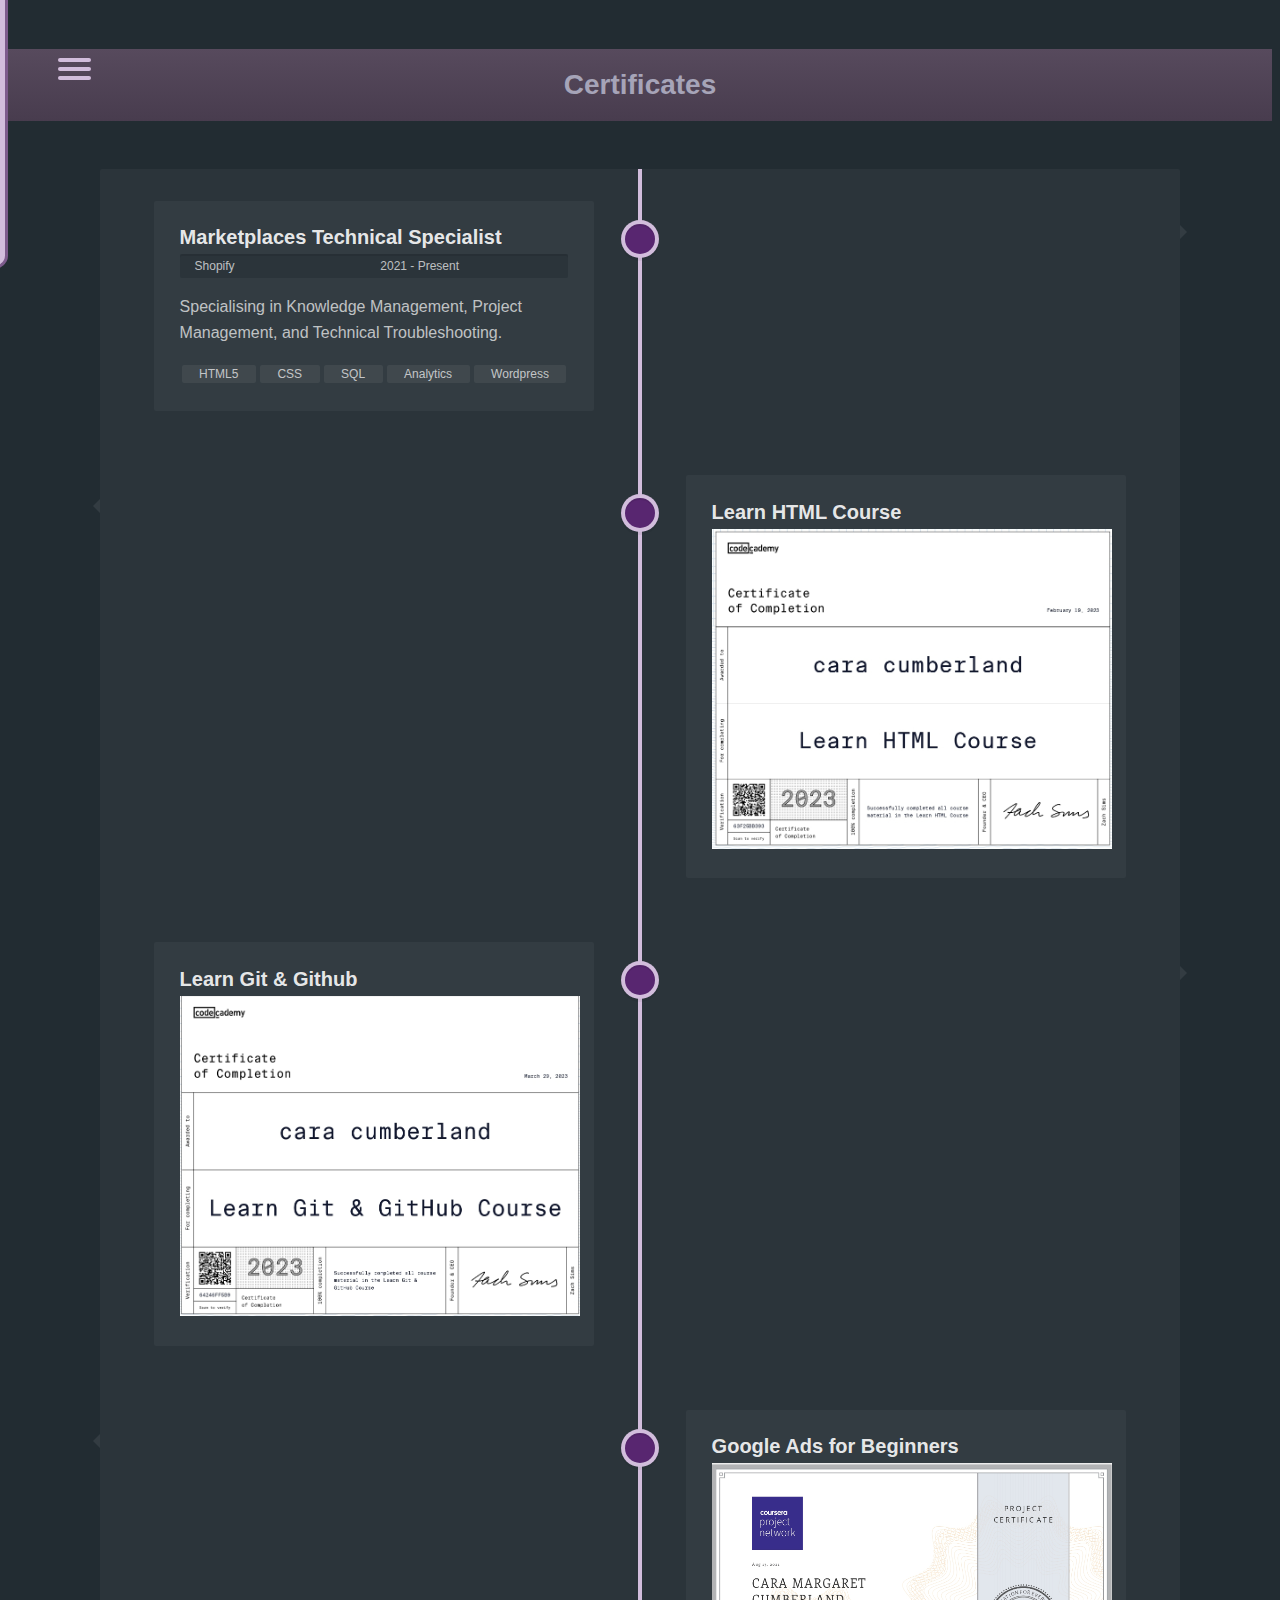
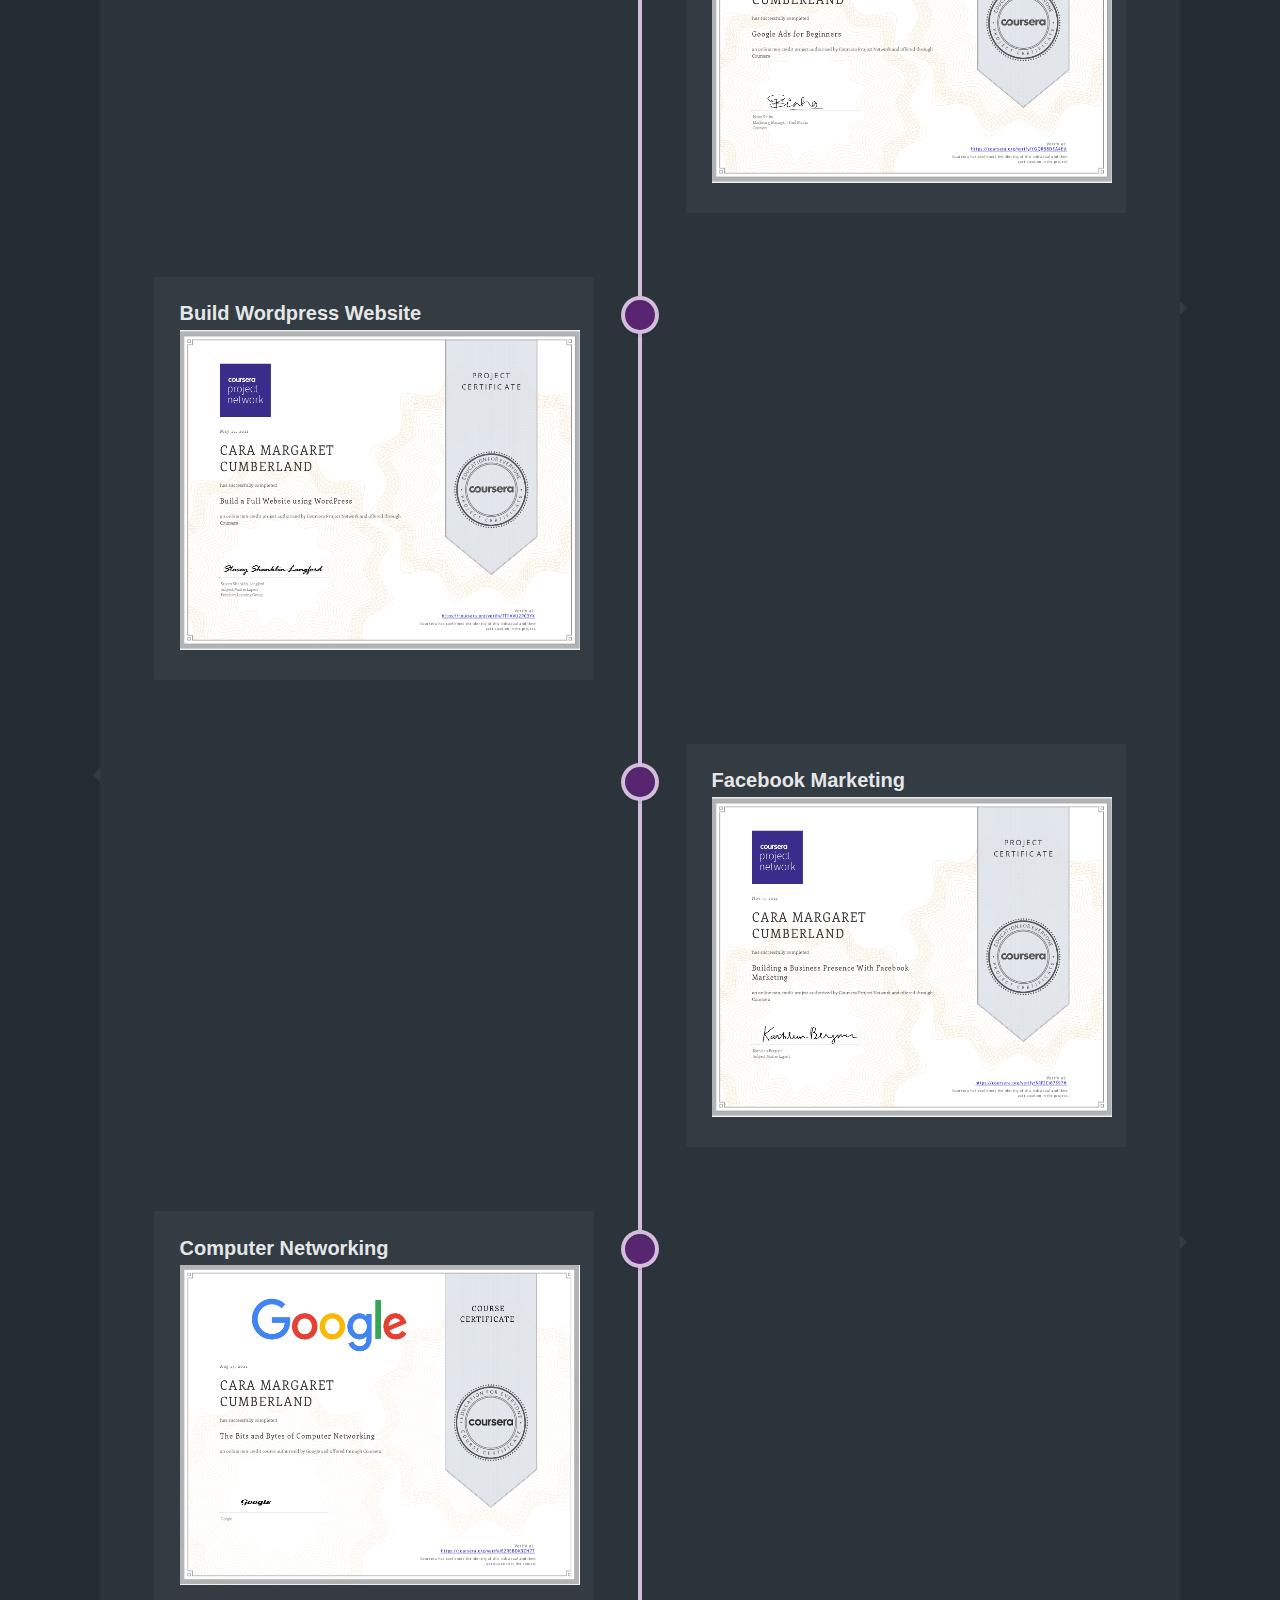
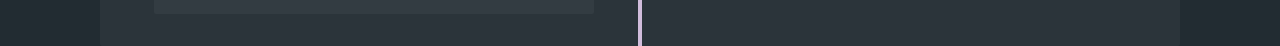
<file: certs.html>
<!DOCTYPE html>
<html lang="en">
<head>
	<title> Certificates</title>
    <link rel="icon" type="image/x-icon" href="images/—Pngtree—neon bar circular_3843928.png">
    <link rel="stylesheet" href="menu.css">
    <link rel="stylesheet" href="certs.css">
    <link rel="stylesheet" href="footer.css">
  
</head>
<body>
    <nav role="navigation">
        <div id="menuToggle">
          <!--
          A fake / hidden checkbox is used as click reciever,
          so you can use the :checked selector on it.
          -->
          <input type="checkbox" />
          
          <!-- Some spans to act as a hamburger.  -->
          <span></span>
          <span></span>
          <span></span>
          <ul id="menux">
            <a href="index.html"><li>Home</li></a>
            <a href="card.html"><li>About</li></a>
            <a href="#"><li>Certs</li></a>
            <a href="https://1zoe3hf6aq8.typeform.com/to/B7ws205u"><li>Contact</li></a>
          </ul>
        </div>
      </nav>
    
    <h1 class="header">Certificates</h1>
    <section id="cd-timeline" class="cd-container">
		<div class="cd-timeline-block">
			<div class="cd-timeline-img cd-picture">
			</div>

			<div class="cd-timeline-content">
				<h2>Marketplaces Technical Specialist</h2>
        <div class="timeline-content-info">
          <span class="timeline-content-info-title">
            <i class="fa fa-certificate" aria-hidden="true"></i>
            Shopify
          </span>
          <span class="timeline-content-info-date">
            <i class="fa fa-calendar-o" aria-hidden="true"></i>
             2021 - Present
          </span>
        </div>
				<p>Specialising in Knowledge Management, Project Management, and Technical Troubleshooting.</p>
        <ul class="content-skills">
        <li>HTML5</li>
        <li>CSS</li>
        <li>SQL</li>
        <li>Analytics</li>
        <li>Wordpress</li>
        </ul>
			</div> <!-- cd-timeline-content -->
		</div> <!-- cd-timeline-block -->

		<div class="cd-timeline-block">
			<div class="cd-timeline-img cd-movie">
			</div> <!-- cd-timeline-img -->

			<div class="cd-timeline-content">
				<h2>Learn HTML Course</h2>
                <img src="codeacedemy_page-0001.jpg" alt="html" style="width:400px;height:320px;">
			</div>
				
			</div> <!-- cd-timeline-content -->
		</div> <!-- cd-timeline-block -->
	
	<div class="cd-timeline-block">
			<div class="cd-timeline-img cd-picture">
			</div> <!-- cd-timeline-img -->

			<div class="cd-timeline-content">
				<h2>Learn Git & Github</h2>
			<img src="code git github.jpg" alt="git github" style="width:400px;height:320px;">
				
			</div> <!-- cd-timeline-content -->
		</div> <!-- cd-timeline-block -->
		
	
		<div class="cd-timeline-block">
			<div class="cd-timeline-img cd-picture">
			</div> <!-- cd-timeline-img -->

			<div class="cd-timeline-content">
				<h2>Google Ads for Beginners</h2>
                <img src="Coursera YGQRB8DEA4EU_page-0001.jpg" alt="google ads" style="width:400px;height:320px;">
				
			</div> <!-- cd-timeline-content -->
		</div> <!-- cd-timeline-block -->

		<div class="cd-timeline-block">
			<div class="cd-timeline-img cd-location">
			</div> <!-- cd-timeline-img -->

			<div class="cd-timeline-content">
				<h2>Build Wordpress Website</h2> 
                <img src="Coursera 7TFAVU2PC3YX_page-0001.jpg" alt="google ads" style="width:400px;height:320px;">
			
			</div> <!-- cd-timeline-content -->
		</div> <!-- cd-timeline-block -->

		<div class="cd-timeline-block">
			<div class="cd-timeline-img cd-location">
			</div> 

			<div class="cd-timeline-content">
				<h2>Facebook Marketing</h2>
				<img src="Coursera 6RF2CJ67S97H_page-0001.jpg" alt="google ads" style="width:400px;height:320px;">
				
			</div> <!-- cd-timeline-content -->
		</div> <!-- cd-timeline-block -->

		<div class="cd-timeline-block">
			<div class="cd-timeline-img cd-movie">
			</div> <!-- cd-timeline-img -->

			<div class="cd-timeline-content">
				<h2>Computer Networking</h2>
				<img src="Coursera E2REBDK3ZH7T_page-0001.jpg" alt="google ads" style="width:400px;height:320px;">
			
			</div> <!-- cd-timeline-content -->
		</div> <!-- cd-timeline-block -->
	</section> <!-- cd-timeline -->
    
</body>
</html>
</file>
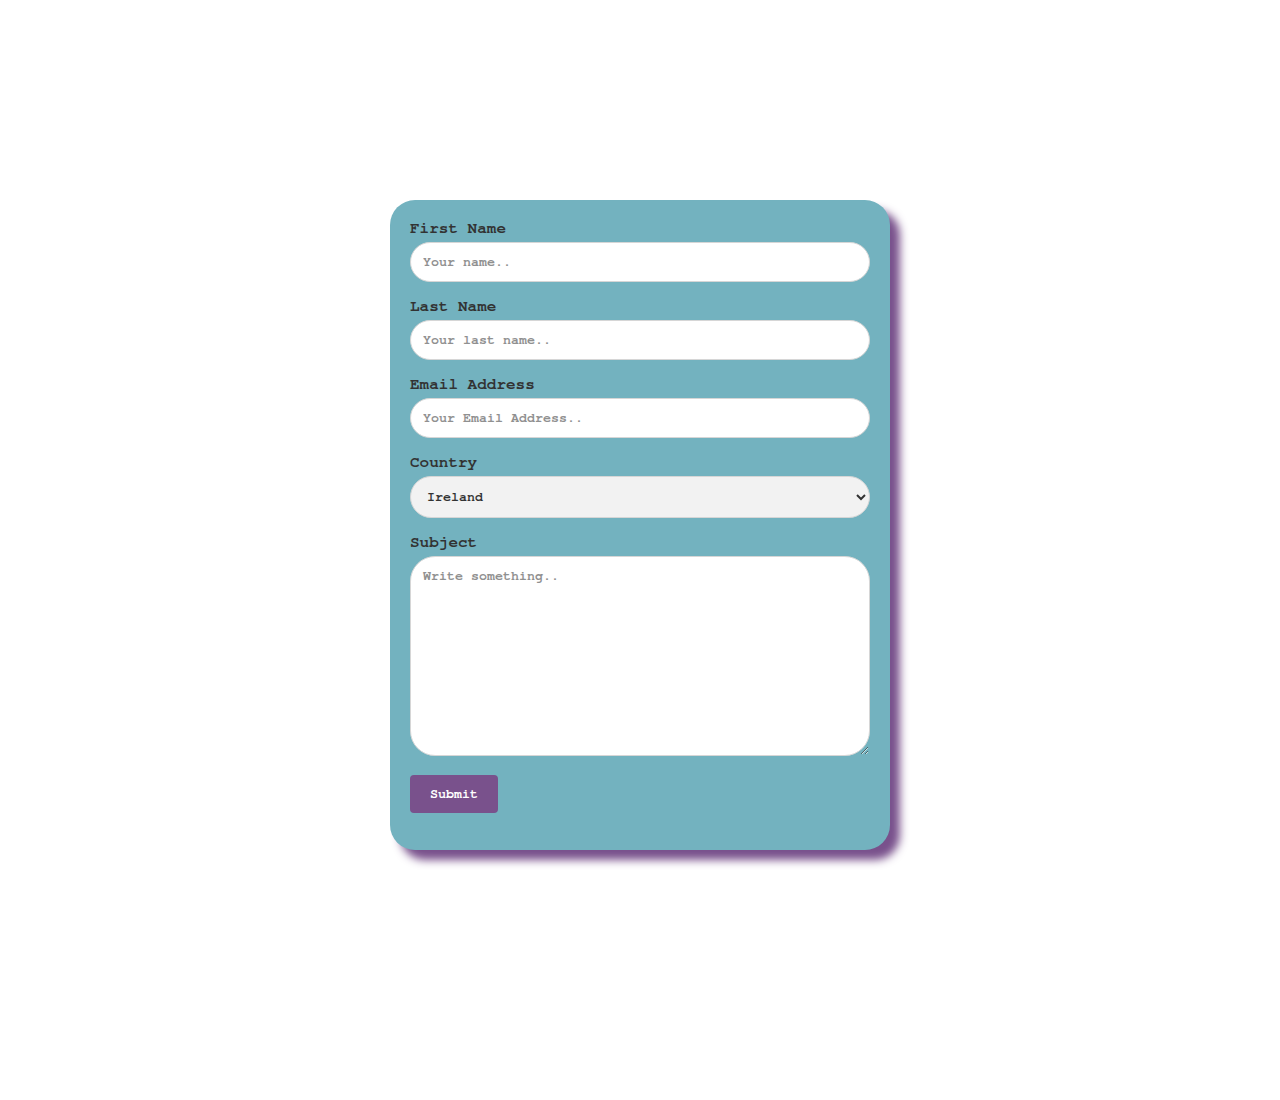
<file: contact.html>
<!DOCTYPE html>
<html lang="en">
<head>
    <meta charset="UTF-8">
    <meta http-equiv="X-UA-Compatible" content="IE=edge">
    <meta name="viewport" content="width=device-width, initial-scale=1.0">
    <link rel="icon" type="image/x-icon" href="images/—Pngtree—neon bar circular_3843928.png">
    <link rel="stylesheet" href="contact.css">
    <title>Contact Me</title>
</head>
<body>
    <div class="contact">
        <form action="action_page.php">
      
          <label for="fname">First Name</label>
          <input type="text" id="fname" name="firstname" placeholder="Your name..">
      
          <label for="lname">Last Name</label>
          <input type="text" id="lname" name="lastname" placeholder="Your last name..">

          <label for="email">Email Address</label>
          <input type="text" id="email" name="email" placeholder="Your Email Address.." required>
      
          <label for="country">Country</label>
          <select id="country" name="country">
            <option value="Ireland">Ireland</option>
            <option value="Europe">Europe</option>
            <option value="International">International</option>
          </select>
      
          <label for="subject">Subject</label>
          <textarea id="subject" name="subject" placeholder="Write something.." style="height:200px" required></textarea>
      
          <input type="submit" value="Submit">
      
        </form>
      </div>
</body>
</html>
</file>
<file: menu.css>
#menuToggle
{
  display: block;
  position: relative;
  top: 50px;
  left: 50px;
  
  z-index: 1;
  
  -webkit-user-select: none;
  -moz-user-select: none;
   -ms-user-select: none;
       user-select: none;
}

#menuToggle a
{
  text-decoration: none;
  color: #273a5f;   
  
  transition: color 0.3s ease;
}

#menuToggle a:hover
{
  color: #3d537f;
}


#menuToggle input
{
  display: block;
  width: 40px;
  height: 32px;
  position: absolute;
  top: -7px;
  left: -5px;
  
  cursor: pointer;
  
  opacity: 0; /* hide this */
  z-index: 2; /* and place it over the hamburger */
  
  -webkit-touch-callout: none;
}


#menuToggle span
{
  display: block;
  width: 33px;
  height: 4px;
  margin-bottom: 5px;
  position: relative;
  
  background: #d2bddc;
  border-radius: 3px;
  
  z-index: 1;
  
  transform-origin: 4px 0px;
  
  transition: transform 0.5s cubic-bezier(0.77,0.2,0.05,1.0),
              background 0.5s cubic-bezier(0.77,0.2,0.05,1.0),
              opacity 0.55s ease;
}

#menuToggle span:first-child
{
  transform-origin: 0% 0%;
}

#menuToggle span:nth-last-child(2)
{
  transform-origin: 0% 100%;
}

/* 
 * Transform all the slices of hamburger
 * into a crossmark.
 */
#menuToggle input:checked ~ span
{
  opacity: 1;
  transform: rotate(45deg) translate(-2px, -1px);
  background: #232323;
}

/*
 * But let's hide the middle one.
 */
#menuToggle input:checked ~ span:nth-last-child(3)
{
  opacity: 0;
  transform: rotate(0deg) scale(0.2, 0.2);
}

/*
 * Ohyeah and the last one should go the other direction
 */
#menuToggle input:checked ~ span:nth-last-child(2)
{
  transform: rotate(-45deg) translate(0, -1px);
}

/*
 * Make this absolute positioned
 * at the top left of the screen
 */
#menux
{
  position: absolute;
  width: 250px;
  margin: -100px 0 0 -50px;
  padding: 50px;
  padding-top: 125px;
  border-radius: 5%;
  border: 3px inset #7d5b8c;
  background: #d2bddc;
  list-style-type: none;
  -webkit-font-smoothing: antialiased;
  /* to stop flickering of text in safari */
  
  transform-origin: 0% 0%;
  transform: translate(-100%, 0);
  
  transition: transform 0.5s cubic-bezier(0.77,0.2,0.05,1.0);
}

#menux li
{
  padding: 10px 0;
  font-size: 22px;
}

/*
 * And let's slide it in from the left
 */
#menuToggle input:checked ~ ul
{
  transform: none;
}
</file>
<file: certs.css>
html,
body {
  background-color: #222c32;
  height: 100%;
  font-family: "Open Sans", sans-serif;
  box-sizing: border-box;
}

.header {
  position: sticky;
  background-image: linear-gradient(to bottom, #574a5d, #483c4e);
  font-size: 28px;
  font-weight: bold;
  text-align: center;
  font-family: "Open Sans", sans-serif;
  color: #a6a4b8;
  padding: 20px 0;
}
.cd-container {
  width: 90%;
  max-width: 1080px;
  margin: 0 auto;
  background: #2b343a;
  padding: 0 10%;
  border-radius: 2px;
}
.cd-container::after {
  content: "";
  display: table;
  clear: both;
}

/* -------------------------------- 

Main components 

-------------------------------- */

#cd-timeline {
  position: relative;
  padding: 2em 0;
  margin-top: 2em;
  margin-bottom: 2em;
}
#cd-timeline::before {
  content: "";
  position: absolute;
  top: 0;
  left: 25px;
  height: 100%;
  width: 4px;
  background: #d2bddc;
}
@media only screen and (min-width: 1170px) {
  #cd-timeline {
    margin-top: 3em;
    margin-bottom: 3em;
  }
  #cd-timeline::before {
    left: 50%;
    margin-left: -2px;
  }
}

.cd-timeline-block {
  position: relative;
  margin: 2em 0;
}
.cd-timeline-block:after {
  content: "";
  display: table;
  clear: both;
}
.cd-timeline-block:first-child {
  margin-top: 0;
}
.cd-timeline-block:last-child {
  margin-bottom: 0;
}
@media only screen and (min-width: 1170px) {
  .cd-timeline-block {
    margin: 4em 0;
  }
  .cd-timeline-block:first-child {
    margin-top: 0;
  }
  .cd-timeline-block:last-child {
    margin-bottom: 0;
  }
}

.cd-timeline-img {
  position: absolute;
  top: 8px;
  left: 12px;
  width: 30px;
  height: 30px;
  border-radius: 50%;
  box-shadow: 0 0 0 4px #d2bddc, inset 0 2px 0 rgba(0, 0, 0, 0.08),
    0 3px 0 4px rgba(0, 0, 0, 0.05);
}
.cd-timeline-img {
  background:  #582670;
}
@media only screen and (min-width: 1170px) {
  .cd-timeline-img {
    width: 30px;
    height: 30px;
    left: 50%;
    margin-left: -15px;
    margin-top: 15px;
    /* Force Hardware Acceleration in WebKit */
    -webkit-transform: translateZ(0);
    -webkit-backface-visibility: hidden;
  }
}

.cd-timeline-content {
 
  margin-left: 60px;
  margin-right: 30px;
  background: #333c42;
  border-radius: 2px;
  padding: 1em;
}

section {
  padding:20px;
}

  .timeline-content-info {
    background: #2b343a;
    padding: 5px 10px;
    color: rgba(255, 255, 255, 0.7);
    font-size: 12px;
    box-shadow: inset 0 2px 0 rgba(0, 0, 0, 0.08);
    border-radius: 2px;
  }
    i {
      margin-right: 5px;
    }
    .timeline-content-info-title,
    .timeline-content-info-date {
      width: calc(50% - 2px);
      display: inline-block;
    }
    @media (max-width: 500px) {
      .timeline-content-info-title,
      .timeline-content-info-date {
        display: block;
        width: 100%;
      }
    }
  
  .content-skills {
    font-size: 12px;
    padding: 0;
    margin-bottom: 0;
    display: flex;
    flex-wrap: wrap;
    justify-content: center;
   }
    li {
      background: #40484d;
      border-radius: 2px;
      display: inline-block;
      padding: 2px 10px;
      color: rgba(255, 255, 255, 0.7);
      margin: 3px 2px;
      text-align: center;
      flex-grow: 1;
    }
  

.cd-timeline-content:after {
  content: "";
  display: table;
  clear: both;
}
.cd-timeline-content h2 {
  color: rgba(255, 255, 255, 0.9);
  margin-top: 0;
  margin-bottom: 5px;
}
.cd-timeline-content p,
.cd-timeline-content .cd-date {
  color: rgba(255, 255, 255, 0.7);
  font-size: 13px;
  font-size: 0.8125rem;
}
.cd-timeline-content .cd-date {
  display: inline-block;
}
.cd-timeline-content p {
  margin: 1em 0;
  line-height: 1.6;
}

.cd-timeline-content::before {
  content: "";
  position: absolute;
  top: 16px;
  right: 100%;
  height: 0;
  width: 0;
  border: 7px solid transparent;
  border-right: 7px solid #333c42;
}

@media only screen and (min-width: 768px) {
  .cd-timeline-content h2 {
    font-size: 20px;
    font-size: 1.25rem;
  }
  .cd-timeline-content p {
    font-size: 16px;
    font-size: 1rem;
  }
  .cd-timeline-content .cd-read-more,
  .cd-timeline-content .cd-date {
    font-size: 14px;
    font-size: 0.875rem;
  }
}
@media only screen and (min-width: 1170px) {
  .cd-timeline-content {
    color: white;
    margin-left: 0;
    padding: 1.6em;
    width: 36%;
    margin: 0 5%;
  }
  .cd-timeline-content::before {
    top: 24px;
    left: 100%;
    border-color: transparent;
    border-left-color: #333c42;
  }
  .cd-timeline-content .cd-date {
    position: absolute;
    width: 100%;
    left: 122%;
    top: 6px;
    font-size: 16px;
    font-size: 1rem;
  }
  .cd-timeline-block:nth-child(even) .cd-timeline-content {
    float: right;
  }
  .cd-timeline-block:nth-child(even) .cd-timeline-content::before {
    top: 24px;
    left: auto;
    right: 100%;
    border-color: transparent;
    border-right-color: #333c42;
  }
  .cd-timeline-block:nth-child(even) .cd-timeline-content .cd-read-more {
    float: right;
  }
  .cd-timeline-block:nth-child(even) .cd-timeline-content .cd-date {
    left: auto;
    right: 122%;
    text-align: right;
  }
}
</file>
<file: footer.css>
.fixed_footer{
    width: 100%;
    height: 80px;
    background: #111;
    position: fixed; left: 0; bottom: 0;
    z-index: -100;
    background-color: rgb(40, 40, 40);
  }
     .fixed_footer p{
      color: #8b5151;
      column-count: 2;
      column-gap: 100px;
      column-width: 200px;
      font-size: 1em;
      font-weight: 300;
    }
    .column {
      float: left;
      width: 50%;
    }

    .art {
      font-family: Poppins;
      text-align: center;
      line-height: 100px;
      font-size: 15px;
      color: #8a2f81;
    }
</file>
<file: contact.css>
/* Style inputs with type="text", select elements and textareas */
*{
    margin: 0;
    padding: 0;
    box-sizing: border-box;
    font-family: FreeMono, monospace;
    font-weight: bolder;
}

input[type=text], select, textarea {
    width: 100%; /* Full width */
    padding: 12px; /* Some padding */ 
    border: 1px solid #ccc; /* Gray border */
    border-radius: 25px; /* Rounded borders */
    box-sizing: border-box; /* Make sure that padding and width stays in place */
    margin-top: 6px; /* Add a top margin */
    margin-bottom: 16px; /* Bottom margin */
    resize: vertical /* Allow the user to vertically resize the textarea (not horizontally) */
  }
  
  /* Style the submit button with a specific background color etc */
  input[type=submit] {
    background-color: #582670;
    color: white;
    padding: 12px 20px;
    border: none;
    border-radius: 4px;
    cursor: pointer;
    transition:  background-color 200ms ease-out 100ms;
  }
  
  input[type=submit]:hover {
    background-color: #a18aac;
  }
  
  .contact {
    width: 500px;
    height: 650px;
    background-color: #d2bddc;
    border-radius: 25px;
    left: 40%;
    margin: 200px auto;
    box-shadow: 10px 10px 8px #582670;
    transition:  background-color 600ms ease-out 100ms;
    transition-duration: 600ms;
    background-color: #51a0b0;
    opacity: 80%;
    padding: 20px;
  }

  body {
    min-height: 100vh;
    background-image: url("https://iili.io/HWYZnTB.jpg");
    background-size:cover;
}
</file>
